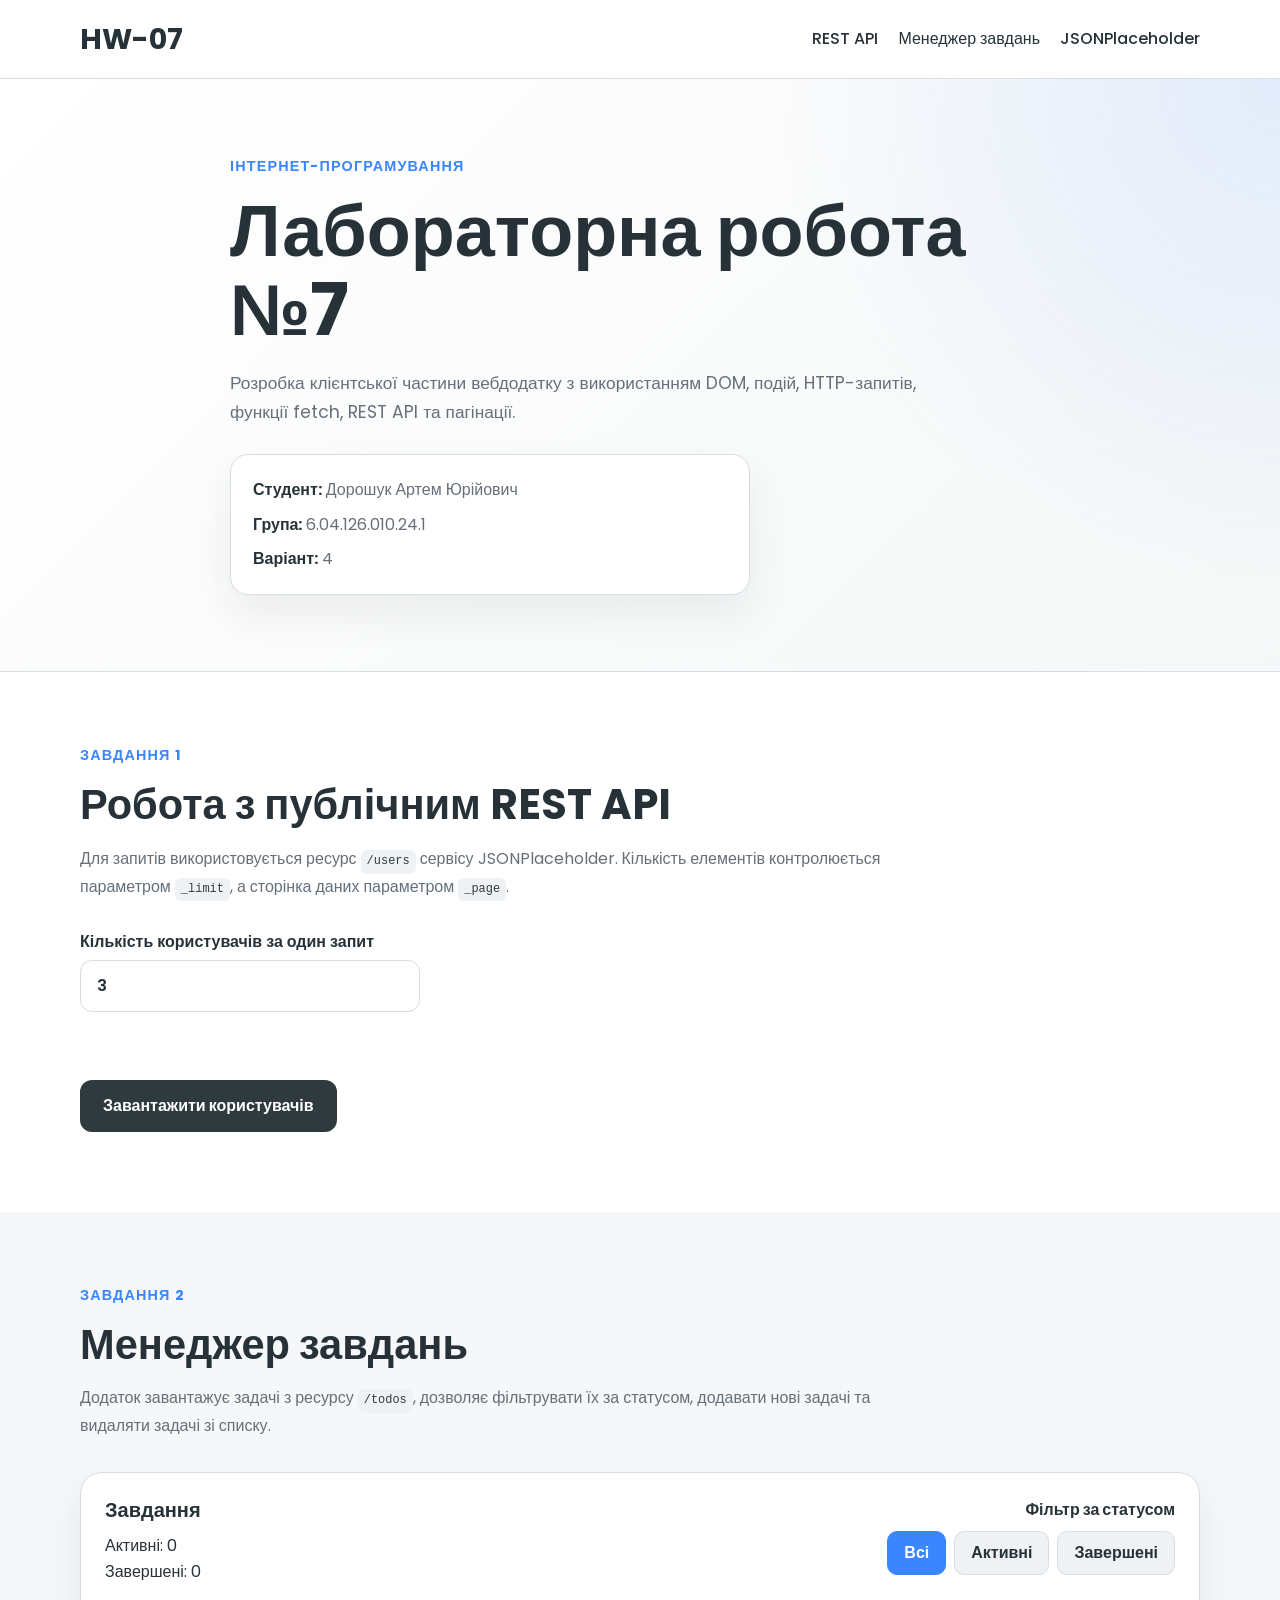
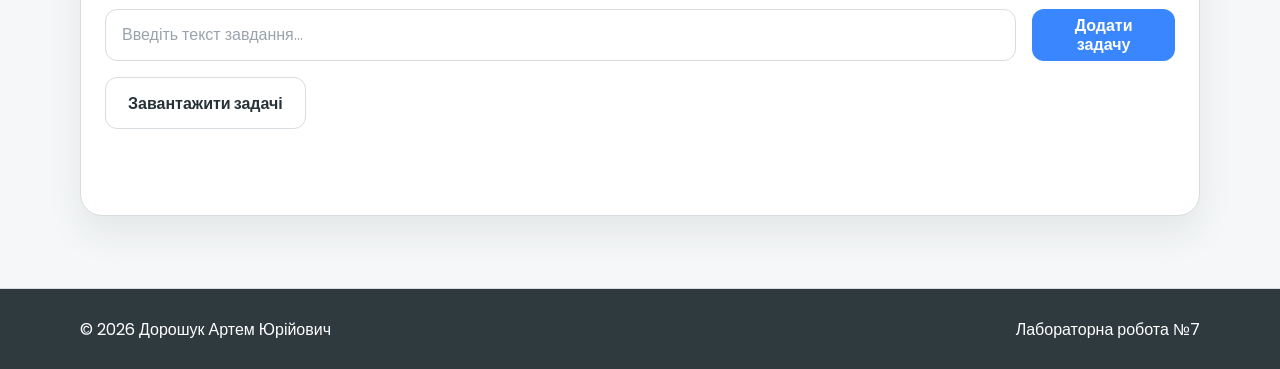
<file: index.html>
﻿<!doctype html>
<html lang="uk">
  <head>
    <meta charset="UTF-8">
    <meta name="viewport" content="width=device-width, initial-scale=1.0">
    <title>Лабораторна робота 7 | REST API</title>
    <link rel="preconnect" href="https://fonts.googleapis.com">
    <link rel="preconnect" href="https://fonts.gstatic.com" crossorigin>
    <link
      href="https://fonts.googleapis.com/css2?family=Poppins:wght@400;500;600;700&display=swap"
      rel="stylesheet"
    >
    <link rel="stylesheet" href="./css/modern-normalize.css">
    <link rel="stylesheet" href="./css/styles.css">
    <script src="./js/script.js" defer></script>
  </head>
  <body>
    <header class="site-header">
      <div class="container header-container">
        <a class="logo" href="./index.html">HW-07</a>

        <nav class="site-nav" aria-label="Головна навігація">
          <ul class="nav-list">
            <li>
              <a href="#api">REST API</a>
            </li>
            <li>
              <a href="#tasks">Менеджер завдань</a>
            </li>
            <li>
              <a href="https://jsonplaceholder.typicode.com/" target="_blank" rel="noopener noreferrer">
                JSONPlaceholder
              </a>
            </li>
          </ul>
        </nav>
      </div>
    </header>

    <main>
      <section class="hero-section">
        <div class="container hero-container">
          <p class="eyebrow">Інтернет-програмування</p>
          <h1>Лабораторна робота №7</h1>
          <p class="hero-text">
            Розробка клієнтської частини вебдодатку з використанням DOM,
            подій, HTTP-запитів, функції fetch, REST API та пагінації.
          </p>

          <div class="student-card" role="group" aria-label="Дані студента">
            <p><strong>Студент:</strong> Дорошук Артем Юрійович</p>
            <p><strong>Група:</strong> 6.04.126.010.24.1</p>
            <p><strong>Варіант:</strong> 4</p>
          </div>
        </div>
      </section>

      <section class="section" id="api">
        <div class="container">
          <div class="section-heading">
            <p class="eyebrow">Завдання 1</p>
            <h2>Робота з публічним REST API</h2>
            <p>
              Для запитів використовується ресурс
              <code>/users</code>
              сервісу JSONPlaceholder. Кількість елементів контролюється
              параметром
              <code>_limit</code>,
              а сторінка даних параметром
              <code>_page</code>.
            </p>
          </div>

          <form class="api-form" id="user-form" data-user-form>
            <label class="field">
              <span>Кількість користувачів за один запит</span>
              <input
                type="number"
                name="limit"
                min="1"
                max="10"
                step="1"
                value="3"
                required
                data-user-limit
              >
            </label>
          </form>

          <p class="status-message" role="status" data-user-status></p>

          <ul class="user-list" data-user-list></ul>

          <div class="task-actions">
            <button
              class="button button-primary"
              type="submit"
              form="user-form"
              data-user-button
            >
              Завантажити користувачів
            </button>
          </div>
        </div>
      </section>

      <section class="section section-muted" id="tasks">
        <div class="container">
          <div class="section-heading">
            <p class="eyebrow">Завдання 2</p>
            <h2>Менеджер завдань</h2>
            <p>
              Додаток завантажує задачі з ресурсу
              <code>/todos</code>,
              дозволяє фільтрувати їх за статусом, додавати нові задачі
              та видаляти задачі зі списку.
            </p>
          </div>

          <div class="task-app">
            <div class="task-top">
              <div class="task-stats" role="group" aria-label="Статистика завдань">
                <h3>Завдання</h3>
                <p>Активні: <span data-active-count>0</span></p>
                <p>Завершені: <span data-completed-count>0</span></p>
              </div>

              <div class="task-filters" role="group" aria-label="Фільтр за статусом">
                <p class="filter-title">Фільтр за статусом</p>
                <button class="filter-button is-active" type="button" data-filter="all">
                  Всі
                </button>
                <button class="filter-button" type="button" data-filter="active">
                  Активні
                </button>
                <button class="filter-button" type="button" data-filter="completed">
                  Завершені
                </button>
              </div>
            </div>

            <form class="task-form" data-task-form>
              <label class="visually-hidden" for="task-title">
                Текст нового завдання
              </label>
              <input
                id="task-title"
                type="text"
                name="title"
                placeholder="Введіть текст завдання..."
                autocomplete="off"
                required
                data-task-input
              >
              <button class="button button-secondary" type="submit">
                Додати задачу
              </button>
            </form>

            <div class="task-actions">
              <button class="button button-light" type="button" data-load-tasks>
                Завантажити задачі
              </button>
            </div>

            <p class="status-message" role="status" data-task-status></p>

            <ul class="task-list" data-task-list></ul>
          </div>
        </div>
      </section>
    </main>

    <footer class="site-footer">
      <div class="container footer-container">
        <p>© 2026 Дорошук Артем Юрійович</p>
        <p>Лабораторна робота №7</p>
      </div>
    </footer>
  </body>
</html>
</file>
<file: css/styles.css>
﻿:root {
  --font-main: "Poppins", Arial, sans-serif;
  --color-primary: #263238;
  --color-secondary: #66707a;
  --color-light: #ffffff;
  --color-muted: #f5f7f8;
  --color-border: #d7dde0;
  --color-accent: #2f3a3f;
  --color-success: #1f8f5f;
  --color-danger: #d93636;
  --color-warning: #b7791f;
  --color-focus: #3a86ff;
  --container-width: 1120px;
}

*,
*::before,
*::after {
  box-sizing: border-box;
}

html {
  scroll-behavior: smooth;
}

body {
  min-width: 320px;
  min-height: 100vh;
  margin: 0;
  font-family: var(--font-main);
  color: var(--color-primary);
  background-color: var(--color-light);
}

body,
h1,
h2,
h3,
p,
ul,
li {
  margin: 0;
}

ul {
  padding-left: 0;
  list-style: none;
}

a {
  color: inherit;
  text-decoration: none;
}

button,
input {
  font: inherit;
}

button {
  cursor: pointer;
}

code {
  display: inline-block;
  padding: 2px 6px;
  border-radius: 6px;
  color: var(--color-accent);
  background-color: #eef2f4;
  font-size: 0.92em;
}

.container {
  width: min(100% - 32px, var(--container-width));
  margin: 0 auto;
}

.visually-hidden {
  position: absolute;
  width: 1px;
  height: 1px;
  margin: -1px;
  overflow: hidden;
  white-space: nowrap;
  clip-path: inset(100%);
  border: 0;
  padding: 0;
}

.site-header {
  position: sticky;
  top: 0;
  z-index: 20;
  border-bottom: 1px solid var(--color-border);
  background-color: rgba(255, 255, 255, 0.96);
  backdrop-filter: blur(10px);
}

.header-container {
  display: flex;
  align-items: center;
  justify-content: space-between;
  gap: 32px;
  min-height: 78px;
  padding: 14px 0;
}

.logo {
  display: inline-flex;
  align-items: center;
  font-size: 1.8rem;
  font-weight: 700;
  line-height: 1.2;
}

.site-nav {
  margin-left: auto;
}

.nav-list {
  display: flex;
  flex-wrap: wrap;
  align-items: center;
  justify-content: flex-end;
  gap: 20px;
}

.nav-list a {
  font-weight: 500;
  color: var(--color-primary);
  transition: color 250ms ease-in-out;
}

.nav-list a:hover {
  color: var(--color-focus);
}

a:focus,
button:focus,
input:focus {
  outline: 3px solid rgba(58, 134, 255, 0.35);
  outline-offset: 3px;
}

.hero-section {
  padding: 76px 0;
  border-bottom: 1px solid var(--color-border);
  background:
    radial-gradient(circle at top right, rgba(58, 134, 255, 0.12), transparent 36%),
    linear-gradient(135deg, #ffffff 0%, #f5f7f8 100%);
}

.hero-container {
  max-width: 820px;
}

.eyebrow {
  margin-bottom: 12px;
  color: var(--color-focus);
  font-size: 0.9rem;
  font-weight: 700;
  letter-spacing: 0.08em;
  text-transform: uppercase;
}

h1 {
  margin-bottom: 20px;
  font-size: clamp(2.4rem, 6vw, 4.5rem);
  line-height: 1.1;
}

h2 {
  margin-bottom: 16px;
  font-size: clamp(1.8rem, 4vw, 2.6rem);
  line-height: 1.2;
}

h3 {
  margin-bottom: 10px;
  font-size: 1.25rem;
  line-height: 1.3;
}

p {
  color: var(--color-secondary);
  line-height: 1.65;
}

.hero-text {
  max-width: 720px;
  margin-bottom: 28px;
  font-size: 1.08rem;
}

.student-card {
  display: grid;
  gap: 8px;
  max-width: 520px;
  padding: 22px;
  border: 1px solid var(--color-border);
  border-radius: 18px;
  background-color: var(--color-light);
  box-shadow: 0 18px 40px rgba(38, 50, 56, 0.08);
}

.student-card strong {
  color: var(--color-primary);
}

.section {
  padding: 72px 0;
}

.section-muted {
  background-color: var(--color-muted);
}

.section-heading {
  max-width: 820px;
  margin-bottom: 32px;
}

.api-form,
.task-form {
  display: flex;
  align-items: flex-end;
  gap: 16px;
  margin-bottom: 18px;
}

.field {
  display: grid;
  gap: 8px;
  width: min(100%, 340px);
  color: var(--color-primary);
  font-weight: 600;
}

input {
  width: 100%;
  min-height: 52px;
  border: 1px solid var(--color-border);
  border-radius: 12px;
  padding: 0 16px;
  color: var(--color-primary);
  background-color: var(--color-light);
}

input::placeholder {
  color: #9aa3ad;
}

.button {
  display: inline-flex;
  align-items: center;
  justify-content: center;
  min-height: 52px;
  border: 1px solid transparent;
  border-radius: 12px;
  padding: 0 22px;
  font-weight: 700;
  line-height: 1.2;
  transition:
    transform 250ms ease-in-out,
    box-shadow 250ms ease-in-out,
    background-color 250ms ease-in-out,
    border-color 250ms ease-in-out,
    color 250ms ease-in-out;
}

.button:hover {
  box-shadow: 0 14px 24px rgba(38, 50, 56, 0.14);
  transform: translateY(-2px);
}

.button:disabled {
  cursor: not-allowed;
  opacity: 0.6;
  box-shadow: none;
  transform: none;
}

.button-primary {
  color: var(--color-light);
  background-color: var(--color-accent);
}

.button-primary:hover {
  background-color: var(--color-primary);
}

.button-secondary {
  color: var(--color-light);
  background-color: var(--color-focus);
}

.button-light {
  color: var(--color-primary);
  border-color: var(--color-border);
  background-color: var(--color-light);
}

.status-message {
  min-height: 28px;
  margin: 12px 0 22px;
  font-weight: 600;
}

.status-message.is-success {
  color: var(--color-success);
}

.status-message.is-error {
  color: var(--color-danger);
}

.status-message.is-warning {
  color: var(--color-warning);
}

.user-list {
  display: grid;
  gap: 18px;
}

.user-card {
  display: grid;
  gap: 8px;
  padding: 22px;
  border: 1px solid var(--color-border);
  border-radius: 18px;
  background-color: var(--color-light);
  box-shadow: 0 14px 28px rgba(38, 50, 56, 0.07);
}

.user-card h3 {
  margin-bottom: 2px;
}

.user-card p {
  color: var(--color-secondary);
}

.task-app {
  padding: 24px;
  border: 1px solid var(--color-border);
  border-radius: 22px;
  background-color: var(--color-light);
  box-shadow: 0 18px 36px rgba(38, 50, 56, 0.08);
}

.task-top {
  display: flex;
  align-items: flex-start;
  justify-content: space-between;
  gap: 24px;
  margin-bottom: 24px;
}

.task-stats p {
  color: var(--color-primary);
}

.task-filters {
  display: flex;
  flex-wrap: wrap;
  align-items: center;
  justify-content: flex-end;
  gap: 8px;
}

.filter-title {
  width: 100%;
  color: var(--color-primary);
  font-weight: 700;
  text-align: right;
}

.filter-button {
  min-height: 44px;
  border: 1px solid var(--color-border);
  border-radius: 10px;
  padding: 0 16px;
  color: var(--color-primary);
  background-color: #eef2f4;
  font-weight: 600;
  transition:
    color 250ms ease-in-out,
    background-color 250ms ease-in-out,
    border-color 250ms ease-in-out;
}

.filter-button:hover,
.filter-button.is-active {
  color: var(--color-light);
  border-color: var(--color-focus);
  background-color: var(--color-focus);
}

.task-form {
  align-items: stretch;
  margin-bottom: 16px;
}

.task-form input {
  flex: 1 1 auto;
}

.task-actions {
  margin-bottom: 8px;
}

.task-list {
  display: grid;
  gap: 12px;
  margin-top: 18px;
}

.task-item {
  display: grid;
  grid-template-columns: auto 1fr auto;
  align-items: center;
  gap: 14px;
  padding: 16px;
  border: 1px solid var(--color-border);
  border-radius: 14px;
  background-color: #ffffff;
}

.task-checkbox {
  width: 24px;
  min-height: 24px;
  accent-color: var(--color-focus);
}

.task-title {
  color: var(--color-primary);
  font-weight: 500;
}

.task-title.is-completed {
  color: var(--color-secondary);
  text-decoration: line-through;
}

.delete-button {
  display: inline-flex;
  align-items: center;
  justify-content: center;
  width: 38px;
  min-height: 38px;
  border: 1px solid rgba(217, 54, 54, 0.24);
  border-radius: 50%;
  color: var(--color-danger);
  background-color: #fff5f5;
  font-size: 1.4rem;
  line-height: 1;
  transition:
    color 250ms ease-in-out,
    background-color 250ms ease-in-out,
    transform 250ms ease-in-out;
}

.delete-button:hover {
  color: var(--color-light);
  background-color: var(--color-danger);
  transform: scale(1.05);
}

.site-footer {
  padding: 28px 0;
  border-top: 1px solid var(--color-border);
  background-color: var(--color-accent);
}

.footer-container {
  display: flex;
  flex-wrap: wrap;
  justify-content: space-between;
  gap: 16px;
}

.footer-container p {
  color: var(--color-light);
}

@media (max-width: 768px) {
  .header-container,
  .task-top,
  .api-form,
  .task-form {
    flex-direction: column;
    align-items: stretch;
  }

  .site-nav {
    width: 100%;
    margin-left: 0;
  }

  .nav-list {
    justify-content: flex-start;
  }

  .filter-title {
    text-align: left;
  }

  .task-filters {
    justify-content: flex-start;
  }
}

@media (max-width: 480px) {
  .hero-section,
  .section {
    padding: 48px 0;
  }

  .task-app {
    padding: 16px;
  }

  .task-item {
    grid-template-columns: auto 1fr;
  }

  .delete-button {
    grid-column: 2;
    justify-self: start;
  }
}
</file>
